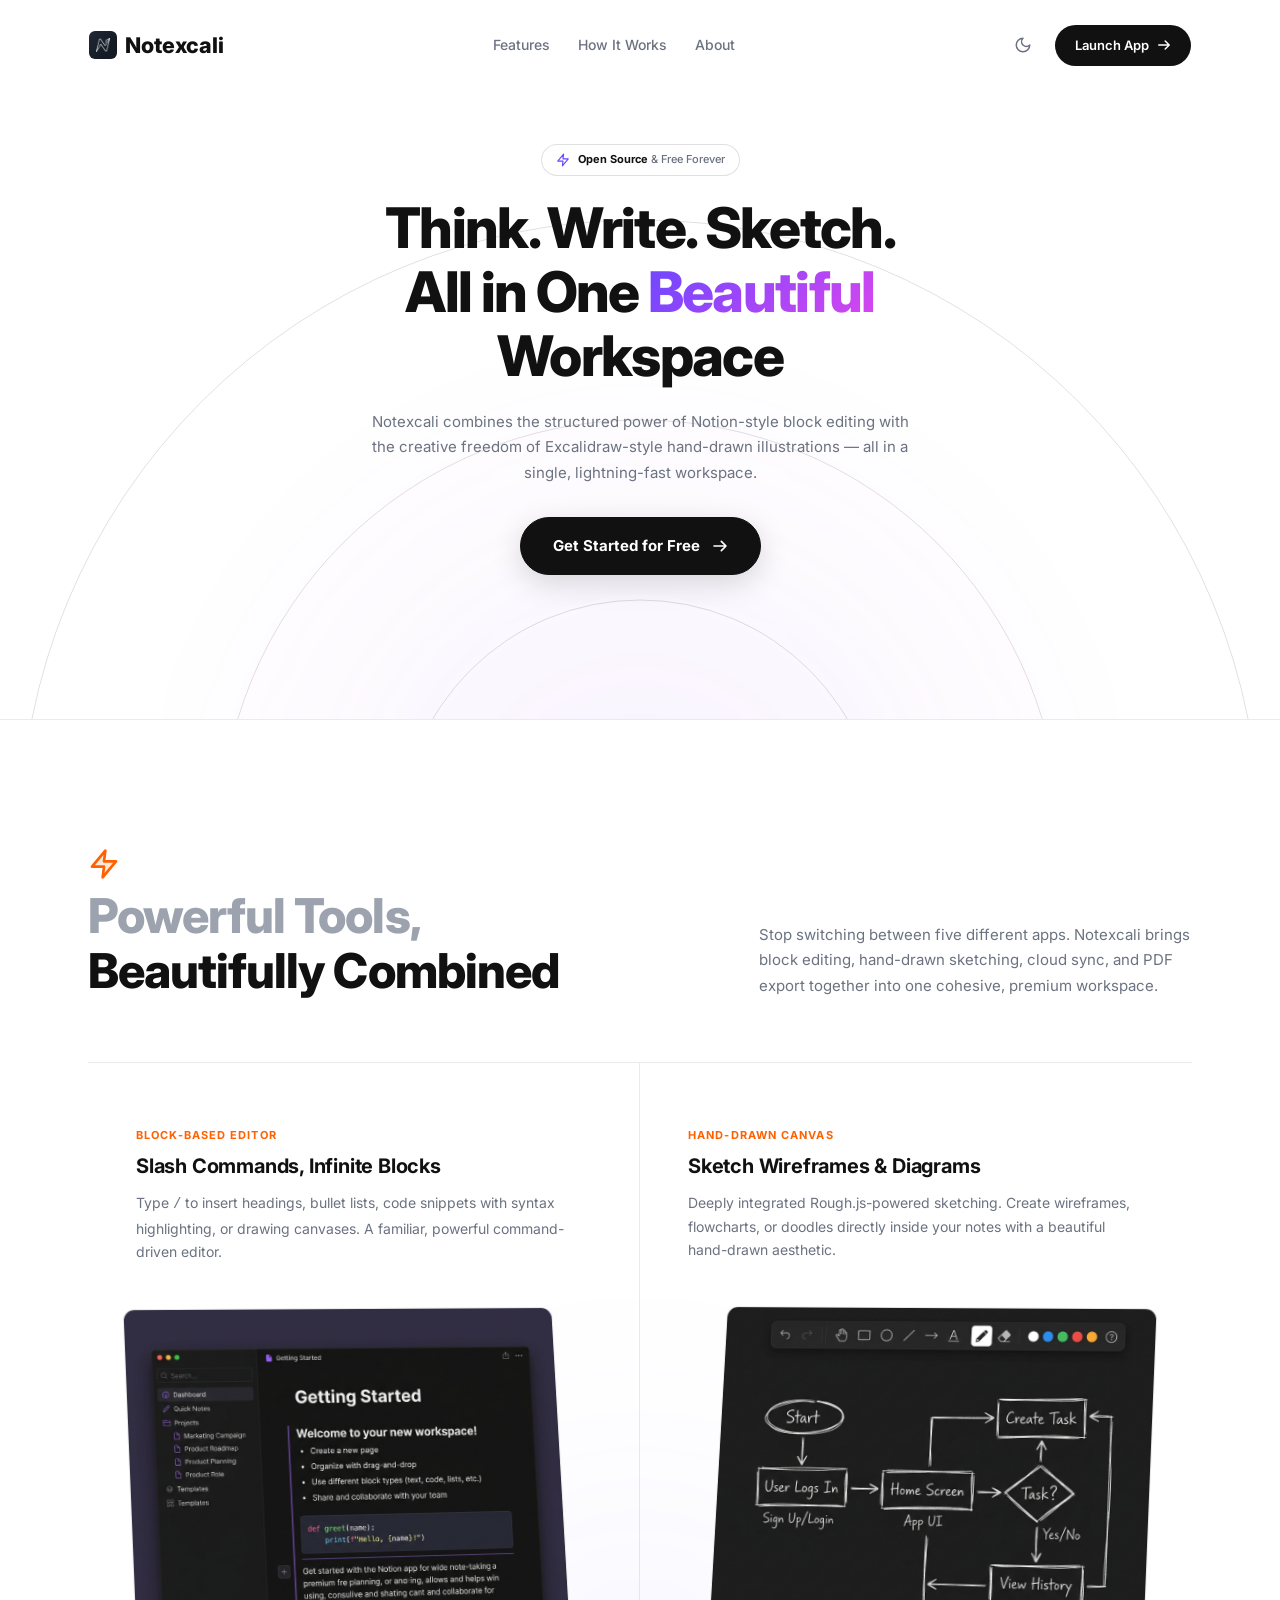
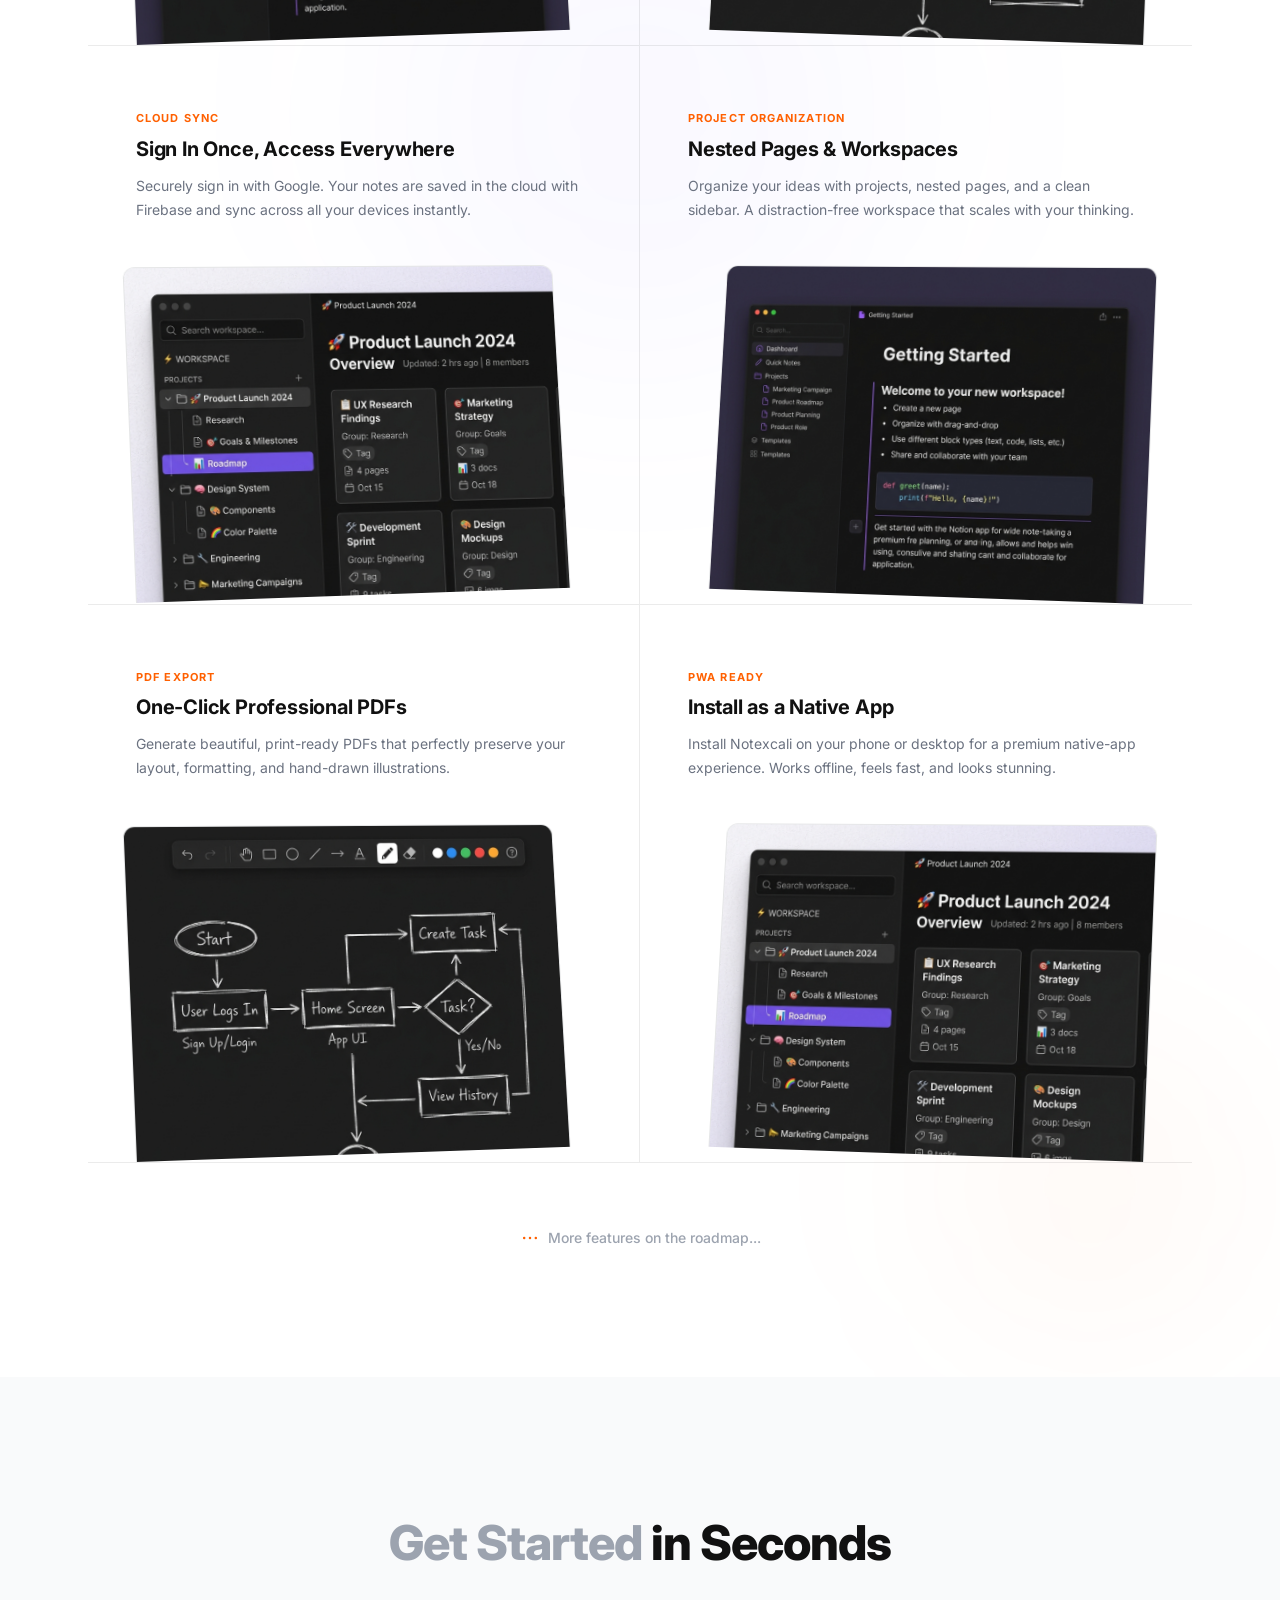
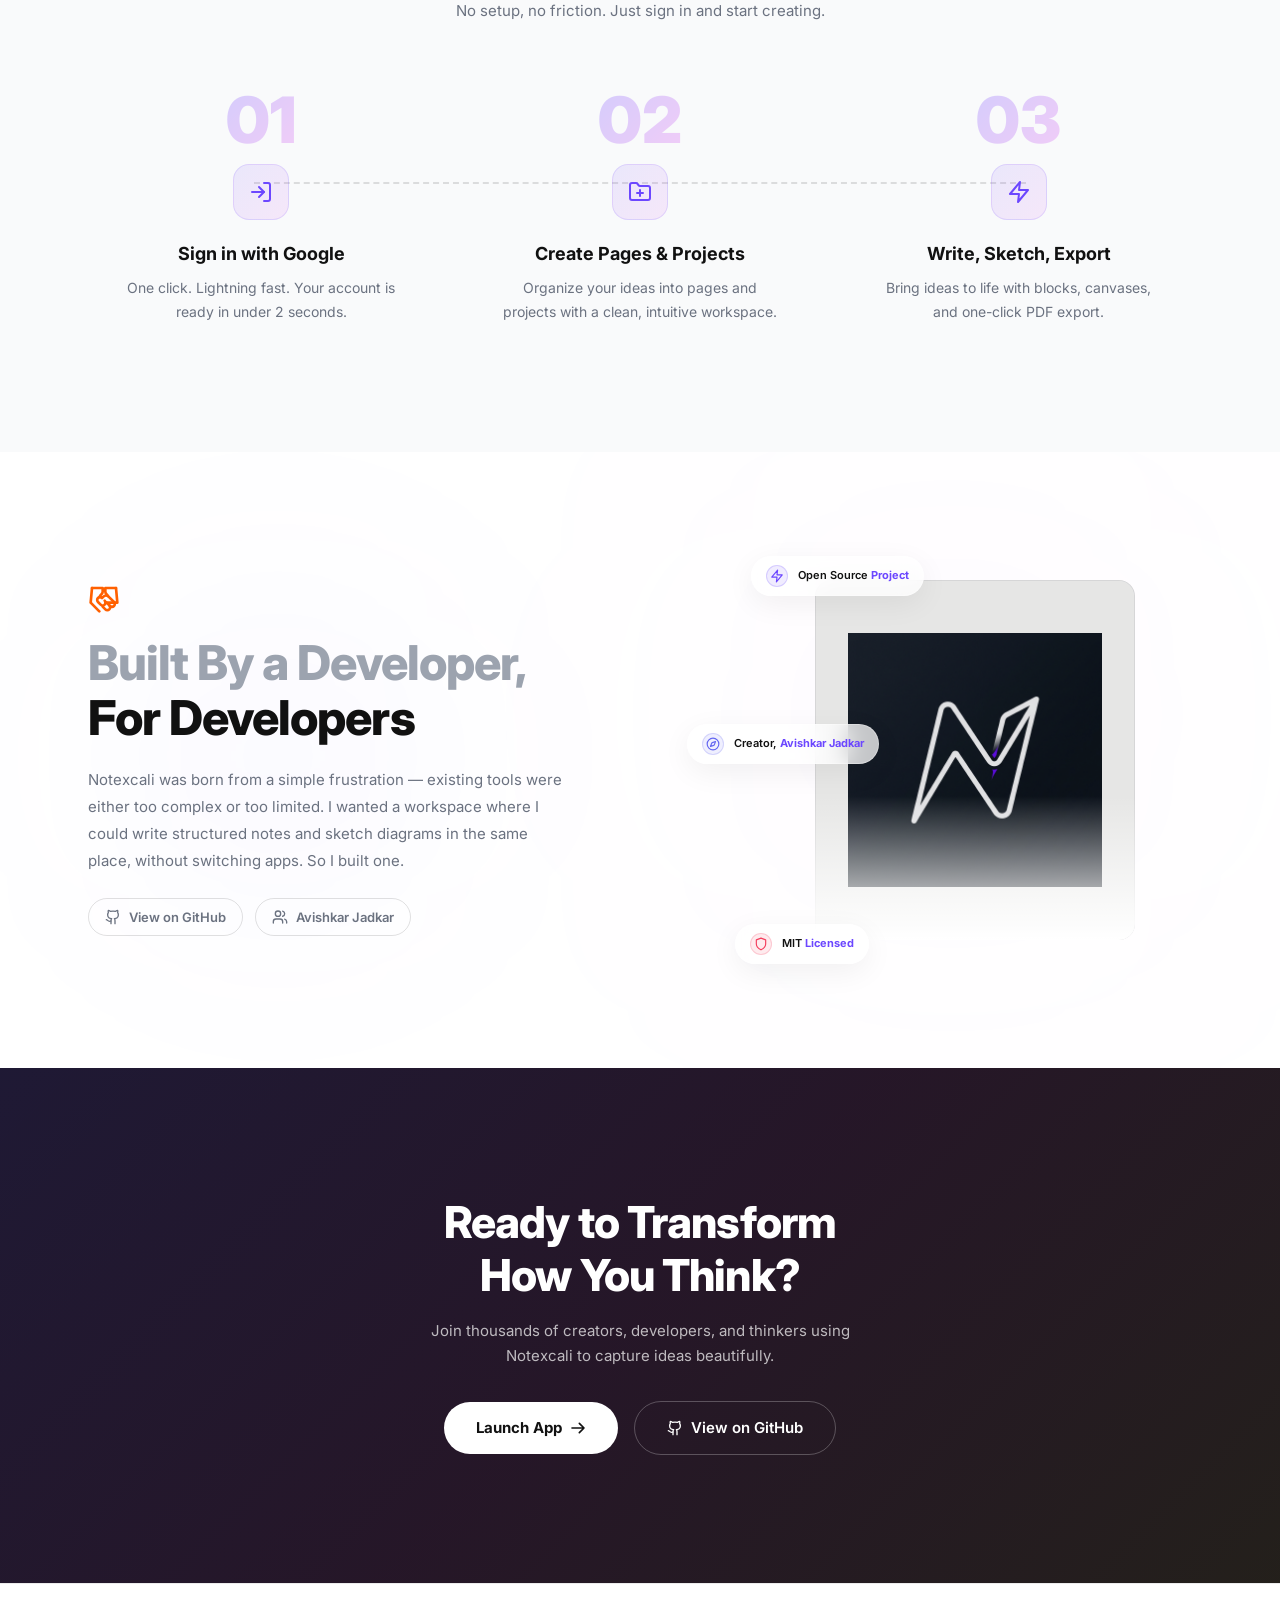
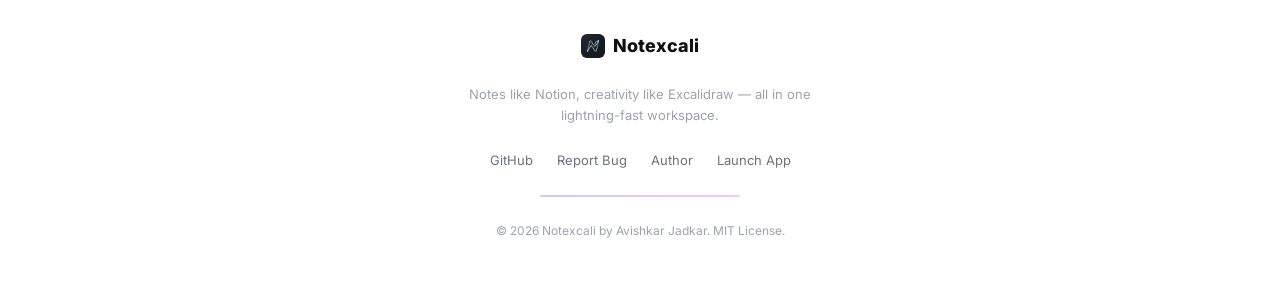
<file: index.html>
<!DOCTYPE html>
<html lang="en">
<head>
    <meta charset="UTF-8">
    <meta name="viewport" content="width=device-width, initial-scale=1.0">

    <!-- Primary SEO -->
    <title>Notexcali — Think, Write, Sketch. All in One Beautiful Workspace.</title>
    <meta name="description" content="Notexcali is a premium, lightweight workspace that combines the power of Notion-style block editing with Excalidraw-style hand-drawn illustrations. Free, open source, and beautifully designed.">
    <meta name="robots" content="index, follow">
    <meta name="author" content="Avishkar Jadkar">
    <meta name="keywords" content="note taking app, block editor, hand drawn canvas, excalidraw, notion alternative, open source, PWA, sketching, workspace">

    <!-- Open Graph -->
    <meta property="og:type" content="website">
    <meta property="og:title" content="Notexcali — Think, Write, Sketch. All in One Beautiful Workspace.">
    <meta property="og:description" content="A premium workspace that combines Notion-style editing with Excalidraw-style sketching. Free and open source.">
    <meta property="og:image" content="assets/icon-512.png">
    <meta property="og:site_name" content="Notexcali">

    <!-- Twitter Card -->
    <meta name="twitter:card" content="summary_large_image">
    <meta name="twitter:title" content="Notexcali — Think, Write, Sketch.">
    <meta name="twitter:description" content="A premium workspace combining block editing with hand-drawn illustrations.">

    <!-- Theme & Icons -->
    <meta name="theme-color" content="#6C47FF">
    <link rel="icon" href="assets/icon-192.png" type="image/png">
    <link rel="apple-touch-icon" href="assets/icon-192.png">

    <!-- Fonts -->
    <link rel="preconnect" href="https://fonts.googleapis.com">
    <link rel="preconnect" href="https://fonts.gstatic.com" crossorigin>
    <link href="https://fonts.googleapis.com/css2?family=Inter:wght@400;500;600;700;800;900&display=swap" rel="stylesheet">

    <!-- Styles -->
    <link rel="stylesheet" href="landing.css">

    <!-- Dark mode: run before paint -->
    <script>
        (function () {
            const stored = localStorage.getItem('notexcali-landing-theme');
            const prefersDark = window.matchMedia('(prefers-color-scheme: dark)').matches;
            if (stored === 'dark' || (!stored && prefersDark)) {
                document.documentElement.classList.add('dark');
            }
        })();
    </script>
</head>
<body>

    <!-- ════════ Progress Bar ════════ -->
    <div class="progress-bar" id="progress-bar"></div>

    <!-- ════════ Section 1: Navbar ════════ -->
    <header class="navbar" id="navbar">
        <div class="navbar-inner">
            <a href="#" class="navbar-logo">
                <img src="assets/logo.png" alt="Notexcali Logo">
                <span>Notexcali</span>
            </a>

            <nav class="navbar-links">
                <a href="#features">Features</a>
                <a href="#how-it-works">How It Works</a>
                <a href="#about">About</a>
            </nav>

            <div class="navbar-actions">
                <button class="btn-theme-toggle" id="btn-theme-toggle" aria-label="Toggle dark mode">
                    <!-- Sun icon (shown in dark mode) -->
                    <svg class="icon-sun" xmlns="http://www.w3.org/2000/svg" width="24" height="24" viewBox="0 0 24 24" fill="none" stroke="currentColor" stroke-width="2" stroke-linecap="round" stroke-linejoin="round" style="display:none;">
                        <circle cx="12" cy="12" r="4"></circle>
                        <path d="M12 2v2"></path><path d="M12 20v2"></path>
                        <path d="m4.93 4.93 1.41 1.41"></path><path d="m17.66 17.66 1.41 1.41"></path>
                        <path d="M2 12h2"></path><path d="M20 12h2"></path>
                        <path d="m6.34 17.66-1.41 1.41"></path><path d="m19.07 4.93-1.41 1.41"></path>
                    </svg>
                    <!-- Moon icon (shown in light mode) -->
                    <svg class="icon-moon" xmlns="http://www.w3.org/2000/svg" width="24" height="24" viewBox="0 0 24 24" fill="none" stroke="currentColor" stroke-width="2" stroke-linecap="round" stroke-linejoin="round">
                        <path d="M12 3a6 6 0 0 0 9 9 9 9 0 1 1-9-9Z"></path>
                    </svg>
                </button>

                <a href="app.html" class="btn-launch">
                    Launch App
                    <svg xmlns="http://www.w3.org/2000/svg" width="24" height="24" viewBox="0 0 24 24" fill="none" stroke="currentColor" stroke-width="2.5" stroke-linecap="round" stroke-linejoin="round">
                        <path d="M14 5l7 7m0 0l-7 7m7-7H3"></path>
                    </svg>
                </a>

                <button class="btn-mobile-menu" id="btn-mobile-menu" aria-label="Open menu">
                    <svg xmlns="http://www.w3.org/2000/svg" width="24" height="24" viewBox="0 0 24 24" fill="none" stroke="currentColor" stroke-width="2" stroke-linecap="round" stroke-linejoin="round">
                        <path d="M4 5h16"></path>
                        <path d="M4 12h16"></path>
                        <path d="M4 19h16"></path>
                    </svg>
                </button>
            </div>
        </div>
    </header>

    <!-- Mobile menu -->
    <div class="mobile-menu" id="mobile-menu">
        <a href="#features" class="mobile-link">Features</a>
        <a href="#how-it-works" class="mobile-link">How It Works</a>
        <a href="#about" class="mobile-link">About</a>
        <a href="app.html" class="btn-launch-mobile">
            Launch App
            <svg xmlns="http://www.w3.org/2000/svg" width="24" height="24" viewBox="0 0 24 24" fill="none" stroke="currentColor" stroke-width="2.5" stroke-linecap="round" stroke-linejoin="round" style="width:18px;height:18px;">
                <path d="M14 5l7 7m0 0l-7 7m7-7H3"></path>
            </svg>
        </a>
    </div>

    <main>
        <!-- ════════ Section 2: Hero ════════ -->
        <section class="hero" id="hero">
            <!-- Background: orbiting rings -->
            <div class="hero-orbits">
                <div class="hero-glow"></div>
                <div class="orbit-container">
                    <!-- SVG orbit paths -->
                    <svg class="orbit-paths" xmlns="http://www.w3.org/2000/svg">
                        <circle cx="50%" cy="50%" r="240"></circle>
                        <circle cx="50%" cy="50%" r="420"></circle>
                        <circle cx="50%" cy="50%" r="620"></circle>
                    </svg>

                    <!-- Inner ring — 4 icons, 25s -->
                    <div class="orbit-icon" style="--duration:25s;--radius:240;--angle:0;">
                        <svg xmlns="http://www.w3.org/2000/svg" viewBox="0 0 24 24" fill="none" stroke="currentColor" stroke-width="1.5" stroke-linecap="round" stroke-linejoin="round"><path d="M17 3a2.85 2.83 0 1 1 4 4L7.5 20.5 2 22l1.5-5.5Z"></path></svg>
                    </div>
                    <div class="orbit-icon" style="--duration:25s;--radius:240;--angle:90;">
                        <svg xmlns="http://www.w3.org/2000/svg" viewBox="0 0 24 24" fill="none" stroke="currentColor" stroke-width="1.5" stroke-linecap="round" stroke-linejoin="round"><path d="M2 3h6a4 4 0 0 1 4 4v14a3 3 0 0 0-3-3H2z"></path><path d="M22 3h-6a4 4 0 0 0-4 4v14a3 3 0 0 1 3-3h7z"></path></svg>
                    </div>
                    <div class="orbit-icon" style="--duration:25s;--radius:240;--angle:180;">
                        <svg xmlns="http://www.w3.org/2000/svg" viewBox="0 0 24 24" fill="none" stroke="currentColor" stroke-width="1.5" stroke-linecap="round" stroke-linejoin="round"><polyline points="16 18 22 12 16 6"></polyline><polyline points="8 6 2 12 8 18"></polyline></svg>
                    </div>
                    <div class="orbit-icon" style="--duration:25s;--radius:240;--angle:270;">
                        <svg xmlns="http://www.w3.org/2000/svg" viewBox="0 0 24 24" fill="none" stroke="currentColor" stroke-width="1.5" stroke-linecap="round" stroke-linejoin="round"><path d="M12 2.69l5.66 5.66a8 8 0 1 1-11.31 0z"></path></svg>
                    </div>

                    <!-- Middle ring — 6 icons, 35s, reverse -->
                    <div class="orbit-icon" style="--duration:35s;--radius:420;--angle:0;--direction:reverse;">
                        <svg xmlns="http://www.w3.org/2000/svg" viewBox="0 0 24 24" fill="none" stroke="currentColor" stroke-width="1.5" stroke-linecap="round" stroke-linejoin="round"><path d="M17.5 19H9a7 7 0 1 1 6.71-9h1.79a4.5 4.5 0 1 1 0 9Z"></path></svg>
                    </div>
                    <div class="orbit-icon" style="--duration:35s;--radius:420;--angle:60;--direction:reverse;">
                        <svg xmlns="http://www.w3.org/2000/svg" viewBox="0 0 24 24" fill="none" stroke="currentColor" stroke-width="1.5" stroke-linecap="round" stroke-linejoin="round"><path d="M20 20a2 2 0 0 0 2-2V8a2 2 0 0 0-2-2h-7.9a2 2 0 0 1-1.69-.9L9.6 3.9A2 2 0 0 0 7.93 3H4a2 2 0 0 0-2 2v13a2 2 0 0 0 2 2Z"></path></svg>
                    </div>
                    <div class="orbit-icon" style="--duration:35s;--radius:420;--angle:120;--direction:reverse;">
                        <svg xmlns="http://www.w3.org/2000/svg" viewBox="0 0 24 24" fill="none" stroke="currentColor" stroke-width="1.5" stroke-linecap="round" stroke-linejoin="round"><circle cx="11" cy="11" r="8"></circle><path d="m21 21-4.3-4.3"></path></svg>
                    </div>
                    <div class="orbit-icon" style="--duration:35s;--radius:420;--angle:180;--direction:reverse;">
                        <svg xmlns="http://www.w3.org/2000/svg" viewBox="0 0 24 24" fill="none" stroke="currentColor" stroke-width="1.5" stroke-linecap="round" stroke-linejoin="round"><path d="M21 15v4a2 2 0 0 1-2 2H5a2 2 0 0 1-2-2v-4"></path><polyline points="7 10 12 15 17 10"></polyline><line x1="12" x2="12" y1="15" y2="3"></line></svg>
                    </div>
                    <div class="orbit-icon" style="--duration:35s;--radius:420;--angle:240;--direction:reverse;">
                        <svg xmlns="http://www.w3.org/2000/svg" viewBox="0 0 24 24" fill="none" stroke="currentColor" stroke-width="1.5" stroke-linecap="round" stroke-linejoin="round"><rect width="18" height="18" x="3" y="3" rx="2" ry="2"></rect><line x1="3" x2="21" y1="9" y2="9"></line><line x1="3" x2="21" y1="15" y2="15"></line><line x1="9" x2="9" y1="9" y2="21"></line></svg>
                    </div>
                    <div class="orbit-icon" style="--duration:35s;--radius:420;--angle:300;--direction:reverse;">
                        <svg xmlns="http://www.w3.org/2000/svg" viewBox="0 0 24 24" fill="none" stroke="currentColor" stroke-width="1.5" stroke-linecap="round" stroke-linejoin="round"><path d="M14.5 4h-5L7 7H4a2 2 0 0 0-2 2v9a2 2 0 0 0 2 2h16a2 2 0 0 0 2-2V9a2 2 0 0 0-2-2h-3l-2.5-3z"></path><circle cx="12" cy="13" r="3"></circle></svg>
                    </div>

                    <!-- Outer ring — 8 icons, 50s -->
                    <div class="orbit-icon" style="--duration:50s;--radius:620;--angle:0;">
                        <svg xmlns="http://www.w3.org/2000/svg" viewBox="0 0 24 24" fill="none" stroke="currentColor" stroke-width="1.5" stroke-linecap="round" stroke-linejoin="round"><rect width="7" height="9" x="3" y="3" rx="1"></rect><rect width="7" height="5" x="14" y="3" rx="1"></rect><rect width="7" height="9" x="14" y="12" rx="1"></rect><rect width="7" height="5" x="3" y="16" rx="1"></rect></svg>
                    </div>
                    <div class="orbit-icon" style="--duration:50s;--radius:620;--angle:45;">
                        <svg xmlns="http://www.w3.org/2000/svg" viewBox="0 0 24 24" fill="none" stroke="currentColor" stroke-width="1.5" stroke-linecap="round" stroke-linejoin="round"><polygon points="13 2 3 14 12 14 11 22 21 10 12 10 13 2"></polygon></svg>
                    </div>
                    <div class="orbit-icon" style="--duration:50s;--radius:620;--angle:90;">
                        <svg xmlns="http://www.w3.org/2000/svg" viewBox="0 0 24 24" fill="none" stroke="currentColor" stroke-width="1.5" stroke-linecap="round" stroke-linejoin="round"><polygon points="12 2 15.09 8.26 22 9.27 17 14.14 18.18 21.02 12 17.77 5.82 21.02 7 14.14 2 9.27 8.91 8.26 12 2"></polygon></svg>
                    </div>
                    <div class="orbit-icon" style="--duration:50s;--radius:620;--angle:135;">
                        <svg xmlns="http://www.w3.org/2000/svg" viewBox="0 0 24 24" fill="none" stroke="currentColor" stroke-width="1.5" stroke-linecap="round" stroke-linejoin="round"><path d="M12 22s8-4 8-10V5l-8-3-8 3v7c0 6 8 10 8 10"></path></svg>
                    </div>
                    <div class="orbit-icon" style="--duration:50s;--radius:620;--angle:180;">
                        <svg xmlns="http://www.w3.org/2000/svg" viewBox="0 0 24 24" fill="none" stroke="currentColor" stroke-width="1.5" stroke-linecap="round" stroke-linejoin="round"><path d="M21 16V8a2 2 0 0 0-1-1.73l-7-4a2 2 0 0 0-2 0l-7 4A2 2 0 0 0 3 8v8a2 2 0 0 0 1 1.73l7 4a2 2 0 0 0 2 0l7-4A2 2 0 0 0 21 16z"></path></svg>
                    </div>
                    <div class="orbit-icon" style="--duration:50s;--radius:620;--angle:225;">
                        <svg xmlns="http://www.w3.org/2000/svg" viewBox="0 0 24 24" fill="none" stroke="currentColor" stroke-width="1.5" stroke-linecap="round" stroke-linejoin="round"><circle cx="12" cy="12" r="10"></circle><path d="m16.24 7.76-1.804 5.411a2 2 0 0 1-1.265 1.265L7.76 16.24l1.804-5.411a2 2 0 0 1 1.265-1.265z"></path></svg>
                    </div>
                    <div class="orbit-icon" style="--duration:50s;--radius:620;--angle:270;">
                        <svg xmlns="http://www.w3.org/2000/svg" viewBox="0 0 24 24" fill="none" stroke="currentColor" stroke-width="1.5" stroke-linecap="round" stroke-linejoin="round"><path d="M4 22h16a2 2 0 0 0 2-2V4a2 2 0 0 0-2-2H8a2 2 0 0 0-2 2v16a2 2 0 0 1-2 2Zm0 0a2 2 0 0 1-2-2v-9c0-1.1.9-2 2-2h2"></path></svg>
                    </div>
                    <div class="orbit-icon" style="--duration:50s;--radius:620;--angle:315;">
                        <svg xmlns="http://www.w3.org/2000/svg" viewBox="0 0 24 24" fill="none" stroke="currentColor" stroke-width="1.5" stroke-linecap="round" stroke-linejoin="round"><rect width="20" height="14" x="2" y="3" rx="2"></rect><line x1="8" x2="16" y1="21" y2="21"></line><line x1="12" x2="12" y1="17" y2="21"></line></svg>
                    </div>
                </div>
            </div>

            <!-- Hero content -->
            <div class="hero-content container">
                <div class="hero-badge">
                    <svg xmlns="http://www.w3.org/2000/svg" viewBox="0 0 24 24" fill="none" stroke="currentColor" stroke-width="2" stroke-linecap="round" stroke-linejoin="round">
                        <polygon points="13 2 3 14 12 14 11 22 21 10 12 10 13 2"></polygon>
                    </svg>
                    <span><strong>Open Source</strong> & Free Forever</span>
                </div>

                <h1 class="hero-title">
                    Think. Write. Sketch.<br>
                    All in One <span class="gradient-text">Beautiful</span> Workspace
                </h1>

                <p class="hero-subtitle">
                    Notexcali combines the structured power of Notion-style block editing with the creative freedom of Excalidraw-style hand-drawn illustrations — all in a single, lightning-fast workspace.
                </p>

                <a href="app.html" class="hero-cta">
                    <span>Get Started for Free</span>
                    <svg xmlns="http://www.w3.org/2000/svg" viewBox="0 0 24 24" fill="none" stroke="currentColor" stroke-width="2.5" stroke-linecap="round" stroke-linejoin="round">
                        <path d="M14 5l7 7m0 0l-7 7m7-7H3"></path>
                    </svg>
                </a>
            </div>
        </section>

        <!-- ════════ Section 3: Features ════════ -->
        <section class="features" id="features">
            <div class="features-glow-1"></div>
            <div class="features-glow-2"></div>

            <div class="container" style="position: relative; z-index: 1;">
                <!-- Header -->
                <div class="features-header reveal">
                    <div>
                        <div class="features-header-icon">
                            <svg xmlns="http://www.w3.org/2000/svg" viewBox="0 0 24 24" fill="currentColor" stroke="currentColor" stroke-width="2" stroke-linecap="round" stroke-linejoin="round">
                                <polygon points="13 2 3 14 12 14 11 22 21 10 12 10 13 2"></polygon>
                            </svg>
                        </div>
                        <h2 class="features-header-title">
                            <span class="text-muted-heading">Powerful Tools,</span><br>
                            Beautifully Combined
                        </h2>
                    </div>
                    <div style="display:flex;align-items:center;">
                        <p class="features-header-desc">
                            Stop switching between five different apps. Notexcali brings block editing, hand-drawn sketching, cloud sync, and PDF export together into one cohesive, premium workspace.
                        </p>
                    </div>
                </div>

                <!-- Grid -->
                <div class="features-grid">
                    <!-- Card 1: Block Editor -->
                    <div class="feature-card reveal">
                        <div>
                            <div class="feature-label">Block-Based Editor</div>
                            <h3 class="feature-title">Slash Commands, Infinite Blocks</h3>
                            <p class="feature-desc">
                                Type <code>/</code> to insert headings, bullet lists, code snippets with syntax highlighting, or drawing canvases. A familiar, powerful command-driven editor.
                            </p>
                        </div>
                        <div class="feature-mockup">
                            <img src="assets/mockup-editor.png" alt="Block Editor Interface" loading="lazy">
                        </div>
                    </div>

                    <!-- Card 2: Canvas -->
                    <div class="feature-card reveal">
                        <div>
                            <div class="feature-label">Hand-Drawn Canvas</div>
                            <h3 class="feature-title">Sketch Wireframes & Diagrams</h3>
                            <p class="feature-desc">
                                Deeply integrated Rough.js-powered sketching. Create wireframes, flowcharts, or doodles directly inside your notes with a beautiful hand-drawn aesthetic.
                            </p>
                        </div>
                        <div class="feature-mockup">
                            <img src="assets/mockup-canvas.png" alt="Hand-Drawn Canvas" loading="lazy">
                        </div>
                    </div>

                    <!-- Card 3: Cloud Sync -->
                    <div class="feature-card reveal">
                        <div>
                            <div class="feature-label">Cloud Sync</div>
                            <h3 class="feature-title">Sign In Once, Access Everywhere</h3>
                            <p class="feature-desc">
                                Securely sign in with Google. Your notes are saved in the cloud with Firebase and sync across all your devices instantly.
                            </p>
                        </div>
                        <div class="feature-mockup">
                            <img src="assets/mockup-projects.png" alt="Cloud Sync & Organization" loading="lazy">
                        </div>
                    </div>

                    <!-- Card 4: Projects -->
                    <div class="feature-card reveal">
                        <div>
                            <div class="feature-label">Project Organization</div>
                            <h3 class="feature-title">Nested Pages & Workspaces</h3>
                            <p class="feature-desc">
                                Organize your ideas with projects, nested pages, and a clean sidebar. A distraction-free workspace that scales with your thinking.
                            </p>
                        </div>
                        <div class="feature-mockup">
                            <img src="assets/mockup-editor.png" alt="Project Organization" loading="lazy">
                        </div>
                    </div>

                    <!-- Card 5: PDF Export -->
                    <div class="feature-card reveal">
                        <div>
                            <div class="feature-label">PDF Export</div>
                            <h3 class="feature-title">One-Click Professional PDFs</h3>
                            <p class="feature-desc">
                                Generate beautiful, print-ready PDFs that perfectly preserve your layout, formatting, and hand-drawn illustrations.
                            </p>
                        </div>
                        <div class="feature-mockup">
                            <img src="assets/mockup-canvas.png" alt="PDF Export" loading="lazy">
                        </div>
                    </div>

                    <!-- Card 6: PWA -->
                    <div class="feature-card reveal">
                        <div>
                            <div class="feature-label">PWA Ready</div>
                            <h3 class="feature-title">Install as a Native App</h3>
                            <p class="feature-desc">
                                Install Notexcali on your phone or desktop for a premium native-app experience. Works offline, feels fast, and looks stunning.
                            </p>
                        </div>
                        <div class="feature-mockup">
                            <img src="assets/mockup-projects.png" alt="PWA Native App" loading="lazy">
                        </div>
                    </div>
                </div>

                <!-- Footer note -->
                <div class="features-footer reveal">
                    <svg xmlns="http://www.w3.org/2000/svg" viewBox="0 0 24 24" fill="currentColor" stroke="none">
                        <circle cx="12" cy="12" r="1.5"></circle>
                        <circle cx="19" cy="12" r="1.5"></circle>
                        <circle cx="5" cy="12" r="1.5"></circle>
                    </svg>
                    <span>More features on the roadmap...</span>
                </div>
            </div>
        </section>

        <!-- ════════ Section 4: How It Works ════════ -->
        <section class="how-it-works" id="how-it-works">
            <div class="container">
                <h2 class="how-it-works-title reveal">
                    <span class="text-muted-heading">Get Started</span> in Seconds
                </h2>
                <p class="how-it-works-subtitle reveal">
                    No setup, no friction. Just sign in and start creating.
                </p>

                <div class="steps-grid">
                    <div class="steps-connector"></div>

                    <div class="step-card reveal">
                        <div class="step-number">01</div>
                        <div class="step-icon">
                            <svg xmlns="http://www.w3.org/2000/svg" viewBox="0 0 24 24" fill="none" stroke="currentColor" stroke-width="2" stroke-linecap="round" stroke-linejoin="round">
                                <path d="M15 3h4a2 2 0 0 1 2 2v14a2 2 0 0 1-2 2h-4"></path>
                                <polyline points="10 17 15 12 10 7"></polyline>
                                <line x1="15" x2="3" y1="12" y2="12"></line>
                            </svg>
                        </div>
                        <h3 class="step-title">Sign in with Google</h3>
                        <p class="step-desc">One click. Lightning fast. Your account is ready in under 2 seconds.</p>
                    </div>

                    <div class="step-card reveal">
                        <div class="step-number">02</div>
                        <div class="step-icon">
                            <svg xmlns="http://www.w3.org/2000/svg" viewBox="0 0 24 24" fill="none" stroke="currentColor" stroke-width="2" stroke-linecap="round" stroke-linejoin="round">
                                <path d="M20 20a2 2 0 0 0 2-2V8a2 2 0 0 0-2-2h-7.9a2 2 0 0 1-1.69-.9L9.6 3.9A2 2 0 0 0 7.93 3H4a2 2 0 0 0-2 2v13a2 2 0 0 0 2 2Z"></path>
                                <line x1="12" x2="12" y1="10" y2="16"></line>
                                <line x1="9" x2="15" y1="13" y2="13"></line>
                            </svg>
                        </div>
                        <h3 class="step-title">Create Pages & Projects</h3>
                        <p class="step-desc">Organize your ideas into pages and projects with a clean, intuitive workspace.</p>
                    </div>

                    <div class="step-card reveal">
                        <div class="step-number">03</div>
                        <div class="step-icon">
                            <svg xmlns="http://www.w3.org/2000/svg" viewBox="0 0 24 24" fill="none" stroke="currentColor" stroke-width="2" stroke-linecap="round" stroke-linejoin="round">
                                <polygon points="13 2 3 14 12 14 11 22 21 10 12 10 13 2"></polygon>
                            </svg>
                        </div>
                        <h3 class="step-title">Write, Sketch, Export</h3>
                        <p class="step-desc">Bring ideas to life with blocks, canvases, and one-click PDF export.</p>
                    </div>
                </div>
            </div>
        </section>

        <!-- ════════ Section 5: About / Creator ════════ -->
        <section class="about" id="about">
            <div class="about-glow-1"></div>
            <div class="about-glow-2"></div>

            <div class="container" style="position: relative; z-index: 1;">
                <div class="about-grid">
                    <div class="reveal">
                        <div class="about-header-icon">
                            <svg xmlns="http://www.w3.org/2000/svg" viewBox="0 0 24 24" fill="none" stroke="currentColor" stroke-width="2" stroke-linecap="round" stroke-linejoin="round">
                                <path d="m11 17 2 2a1 1 0 1 0 3-3"></path>
                                <path d="m14 14 2.5 2.5a1 1 0 1 0 3-3l-3.88-3.88a3 3 0 0 0-4.24 0l-.88.88a1 1 0 1 0-3 3l2 2a1 1 0 1 0 3-3"></path>
                                <path d="m21 3 1 11h-9"></path>
                                <path d="M3 3 2 14l6.5 6.5"></path>
                                <path d="M3 3h8v2.9a2 2 0 0 1-.7 1.5L9 8.9"></path>
                                <path d="M21 3h-8v2.9a2 2 0 0 0 .7 1.5L15 8.9"></path>
                            </svg>
                        </div>
                        <h2 class="about-title">
                            <span class="text-muted-heading">Built By a Developer,</span><br>
                            For Developers
                        </h2>
                        <p class="about-desc">
                            Notexcali was born from a simple frustration — existing tools were either too complex or too limited. I wanted a workspace where I could write structured notes and sketch diagrams in the same place, without switching apps. So I built one.
                        </p>
                        <div class="about-links">
                            <a href="https://github.com/AvishkarJadkar/Notexcali" target="_blank" rel="noopener noreferrer" class="about-link">
                                <svg xmlns="http://www.w3.org/2000/svg" viewBox="0 0 24 24" fill="none" stroke="currentColor" stroke-width="2" stroke-linecap="round" stroke-linejoin="round"><path d="M15 22v-4a4.8 4.8 0 0 0-1-3.5c3 0 6-2 6-5.5.08-1.25-.27-2.48-1-3.5.28-1.15.28-2.35 0-3.5 0 0-1 0-3 1.5-2.64-.5-5.36-.5-8 0C6 2 5 2 5 2c-.3 1.15-.3 2.35 0 3.5A5.403 5.403 0 0 0 4 9c0 3.5 3 5.5 6 5.5-.39.49-.68 1.05-.85 1.65-.17.6-.22 1.23-.15 1.85v4"></path><path d="M9 18c-4.51 2-5-2-7-2"></path></svg>
                                View on GitHub
                            </a>
                            <a href="https://github.com/AvishkarJadkar" target="_blank" rel="noopener noreferrer" class="about-link">
                                <svg xmlns="http://www.w3.org/2000/svg" viewBox="0 0 24 24" fill="none" stroke="currentColor" stroke-width="2" stroke-linecap="round" stroke-linejoin="round"><path d="M16 21v-2a4 4 0 0 0-4-4H6a4 4 0 0 0-4 4v2"></path><circle cx="9" cy="7" r="4"></circle><path d="M22 21v-2a4 4 0 0 0-3-3.87"></path><path d="M16 3.13a4 4 0 0 1 0 7.75"></path></svg>
                                Avishkar Jadkar
                            </a>
                        </div>
                    </div>

                    <div class="about-avatar-area reveal">
                        <div class="about-avatar-wrapper">
                            <img src="assets/logo.png" alt="Notexcali Logo" class="about-avatar" style="object-fit: contain; padding: 2rem; background: var(--bg-surface); border: 1px solid var(--border-color);">
                            <div class="about-avatar-overlay"></div>

                            <!-- Floating badge 1 -->
                            <div class="float-badge float-badge-1">
                                <div class="float-badge-icon">
                                    <svg xmlns="http://www.w3.org/2000/svg" viewBox="0 0 24 24" fill="none" stroke="currentColor" stroke-width="2" stroke-linecap="round" stroke-linejoin="round"><polygon points="13 2 3 14 12 14 11 22 21 10 12 10 13 2"></polygon></svg>
                                </div>
                                <span>Open Source <span class="float-badge-highlight">Project</span></span>
                            </div>

                            <!-- Floating badge 2 -->
                            <div class="float-badge float-badge-2">
                                <div class="float-badge-icon">
                                    <svg xmlns="http://www.w3.org/2000/svg" viewBox="0 0 24 24" fill="none" stroke="currentColor" stroke-width="2" stroke-linecap="round" stroke-linejoin="round"><circle cx="12" cy="12" r="10"></circle><path d="m16.24 7.76-1.804 5.411a2 2 0 0 1-1.265 1.265L7.76 16.24l1.804-5.411a2 2 0 0 1 1.265-1.265z"></path></svg>
                                </div>
                                <span>Creator, <span class="float-badge-highlight">Avishkar Jadkar</span></span>
                            </div>

                            <!-- Floating badge 3 -->
                            <div class="float-badge float-badge-3">
                                <div class="float-badge-icon">
                                    <svg xmlns="http://www.w3.org/2000/svg" viewBox="0 0 24 24" fill="none" stroke="currentColor" stroke-width="2" stroke-linecap="round" stroke-linejoin="round"><path d="M12 22s8-4 8-10V5l-8-3-8 3v7c0 6 8 10 8 10"></path></svg>
                                </div>
                                <span>MIT <span class="float-badge-highlight">Licensed</span></span>
                            </div>
                        </div>
                    </div>
                </div>
            </div>
        </section>

        <!-- ════════ Section 6: CTA Banner ════════ -->
        <section class="cta-banner">
            <div class="cta-banner-content container reveal">
                <h2 class="cta-banner-title">Ready to Transform<br>How You Think?</h2>
                <p class="cta-banner-desc">
                    Join thousands of creators, developers, and thinkers using Notexcali to capture ideas beautifully.
                </p>
                <div class="cta-banner-buttons">
                    <a href="app.html" class="cta-btn-primary">
                        Launch App
                        <svg xmlns="http://www.w3.org/2000/svg" viewBox="0 0 24 24" fill="none" stroke="currentColor" stroke-width="2.5" stroke-linecap="round" stroke-linejoin="round">
                            <path d="M14 5l7 7m0 0l-7 7m7-7H3"></path>
                        </svg>
                    </a>
                    <a href="https://github.com/AvishkarJadkar/Notexcali" target="_blank" rel="noopener noreferrer" class="cta-btn-secondary">
                        <svg xmlns="http://www.w3.org/2000/svg" viewBox="0 0 24 24" fill="none" stroke="currentColor" stroke-width="2" stroke-linecap="round" stroke-linejoin="round"><path d="M15 22v-4a4.8 4.8 0 0 0-1-3.5c3 0 6-2 6-5.5.08-1.25-.27-2.48-1-3.5.28-1.15.28-2.35 0-3.5 0 0-1 0-3 1.5-2.64-.5-5.36-.5-8 0C6 2 5 2 5 2c-.3 1.15-.3 2.35 0 3.5A5.403 5.403 0 0 0 4 9c0 3.5 3 5.5 6 5.5-.39.49-.68 1.05-.85 1.65-.17.6-.22 1.23-.15 1.85v4"></path><path d="M9 18c-4.51 2-5-2-7-2"></path></svg>
                        View on GitHub
                    </a>
                </div>
            </div>
        </section>
    </main>

    <!-- ════════ Section 7: Footer ════════ -->
    <footer class="landing-footer">
        <div class="container">
            <div class="footer-inner">
                <div class="footer-logo">
                    <img src="assets/logo.png" alt="Notexcali">
                    <span>Notexcali</span>
                </div>
                <p class="footer-tagline">Notes like Notion, creativity like Excalidraw — all in one lightning-fast workspace.</p>
                <nav class="footer-links">
                    <a href="https://github.com/AvishkarJadkar/Notexcali" target="_blank" rel="noopener noreferrer">GitHub</a>
                    <a href="https://github.com/AvishkarJadkar/Notexcali/issues" target="_blank" rel="noopener noreferrer">Report Bug</a>
                    <a href="https://github.com/AvishkarJadkar" target="_blank" rel="noopener noreferrer">Author</a>
                    <a href="app.html">Launch App</a>
                </nav>
                <div class="footer-divider"></div>
                <p class="footer-copyright">&copy; 2026 Notexcali by Avishkar Jadkar. MIT License.</p>
            </div>
        </div>
    </footer>

    <!-- Landing Page Script -->
    <script src="landing.js"></script>
</body>
</html>
</file>
<file: landing.css>
/* ═══════════════════════════════════════════════════════════
   Notexcali Landing Page — Design System & Styles
   ═══════════════════════════════════════════════════════════ */

/* ── CSS Custom Properties (Design Tokens) ── */
:root {
  /* Colors */
  --bg-primary: #ffffff;
  --bg-surface: #f9fafb;
  --bg-surface-hover: rgba(0, 0, 0, 0.02);
  --text-primary: #111111;
  --text-secondary: #6b7280;
  --text-muted: #9ca3af;
  --border-color: rgba(0, 0, 0, 0.08);
  --border-color-strong: rgba(0, 0, 0, 0.12);

  /* Accent */
  --accent-violet: #6C47FF;
  --accent-fuchsia: #d946ef;
  --accent-orange: #FF6000;
  --accent-gradient: linear-gradient(135deg, #6C47FF, #d946ef);

  /* Glassmorphism */
  --glass-bg: rgba(255, 255, 255, 0.75);
  --glass-border: rgba(255, 255, 255, 0.3);
  --glass-shadow: 0 8px 30px rgba(0, 0, 0, 0.06);

  /* Typography */
  --font-primary: 'Inter', -apple-system, BlinkMacSystemFont, sans-serif;
  --font-mono: 'JetBrains Mono', monospace;

  /* Spacing */
  --section-py: 6rem;
  --container-max: 1152px;
  --container-px: 1.5rem;

  /* Transitions */
  --transition-fast: 150ms ease;
  --transition-base: 300ms ease;
  --transition-slow: 500ms ease-out;

  /* Navbar */
  --navbar-height: 72px;
  --progress-gradient: linear-gradient(90deg, #A97CF8, #F38CB8, #FDCC92);
}

/* ── Dark Mode ── */
html.dark {
  --bg-primary: #000000;
  --bg-surface: #0a0a0a;
  --bg-surface-hover: rgba(255, 255, 255, 0.02);
  --text-primary: #ffffff;
  --text-secondary: #a1a1aa;
  --text-muted: #71717a;
  --border-color: rgba(255, 255, 255, 0.08);
  --border-color-strong: rgba(255, 255, 255, 0.12);
  --glass-bg: rgba(24, 24, 27, 0.75);
  --glass-border: rgba(255, 255, 255, 0.08);
  --glass-shadow: 0 8px 30px rgba(0, 0, 0, 0.3);
}

/* ── Reset & Base ── */
*,
*::before,
*::after {
  margin: 0;
  padding: 0;
  box-sizing: border-box;
}

html {
  scroll-behavior: smooth;
  -webkit-font-smoothing: antialiased;
  -moz-osx-font-smoothing: grayscale;
}

body {
  font-family: var(--font-primary);
  background: var(--bg-primary);
  color: var(--text-primary);
  line-height: 1.6;
  overflow-x: hidden;
  transition: background var(--transition-base), color var(--transition-base);
}

a {
  text-decoration: none;
  color: inherit;
  transition: color var(--transition-fast);
}

img {
  display: block;
  max-width: 100%;
  height: auto;
}

button {
  border: none;
  background: none;
  cursor: pointer;
  font-family: inherit;
}

/* ── Utilities ── */
.container {
  max-width: var(--container-max);
  margin: 0 auto;
  padding: 0 var(--container-px);
}

.gradient-text {
  background: var(--accent-gradient);
  -webkit-background-clip: text;
  background-clip: text;
  -webkit-text-fill-color: transparent;
}

.text-muted-heading {
  color: var(--text-muted);
}

.section-divider {
  border: none;
  border-top: 1px solid var(--border-color);
}

/* ═══════════════════════════════════════════════════════════
   1. PROGRESS BAR
   ═══════════════════════════════════════════════════════════ */
.progress-bar {
  position: fixed;
  top: 0;
  left: 0;
  width: 100%;
  height: 3px;
  background: var(--progress-gradient);
  z-index: 100;
  transform: scaleX(0);
  transform-origin: left;
  transition: transform 150ms linear;
}

/* ═══════════════════════════════════════════════════════════
   2. NAVBAR
   ═══════════════════════════════════════════════════════════ */
.navbar {
  position: fixed;
  top: 8px;
  left: 50%;
  transform: translateX(-50%);
  width: calc(100% - 1rem);
  max-width: var(--container-max);
  z-index: 50;
  padding: 1rem 1.5rem;
  border-radius: 9999px;
  border: 1px solid transparent;
  background: transparent;
  transition: all var(--transition-base);
}

.navbar.scrolled {
  background: var(--glass-bg);
  backdrop-filter: blur(16px);
  -webkit-backdrop-filter: blur(16px);
  border-color: var(--glass-border);
  box-shadow: var(--glass-shadow);
  padding: 0.75rem 1.5rem;
}

.navbar-inner {
  display: flex;
  align-items: center;
  justify-content: space-between;
}

.navbar-logo {
  display: flex;
  align-items: center;
  gap: 0.5rem;
  font-weight: 800;
  font-size: 1.35rem;
  color: var(--text-primary);
  z-index: 10;
  user-select: none;
}

.navbar-logo img {
  width: 28px;
  height: 28px;
  border-radius: 6px;
}

.navbar-links {
  display: none;
  align-items: center;
  gap: 0.25rem;
}

.navbar-links a {
  padding: 0.375rem 0.75rem;
  font-size: 0.875rem;
  font-weight: 500;
  color: var(--text-secondary);
  border-radius: 8px;
  transition: all var(--transition-fast);
}

.navbar-links a:hover {
  color: var(--text-primary);
  background: var(--bg-surface-hover);
}

.navbar-actions {
  display: flex;
  align-items: center;
  gap: 0.75rem;
}

.btn-theme-toggle {
  width: 40px;
  height: 40px;
  border-radius: 50%;
  display: flex;
  align-items: center;
  justify-content: center;
  color: var(--text-secondary);
  transition: all var(--transition-fast);
}

.btn-theme-toggle:hover {
  background: var(--bg-surface-hover);
  color: var(--text-primary);
}

.btn-theme-toggle svg {
  width: 18px;
  height: 18px;
}

.btn-launch {
  display: none;
  align-items: center;
  gap: 0.5rem;
  padding: 0.625rem 1.25rem;
  font-size: 0.8125rem;
  font-weight: 600;
  color: #fff;
  background: var(--text-primary);
  border-radius: 9999px;
  transition: all var(--transition-base);
}

html.dark .btn-launch {
  color: #000;
  background: #fff;
}

.btn-launch:hover {
  transform: scale(1.03);
  box-shadow: 0 4px 20px rgba(0, 0, 0, 0.15);
}

html.dark .btn-launch:hover {
  box-shadow: 0 4px 20px rgba(255, 255, 255, 0.15);
}

.btn-launch svg {
  width: 14px;
  height: 14px;
  transition: transform var(--transition-base);
}

.btn-launch:hover svg {
  transform: translateX(3px);
}

/* Mobile menu button */
.btn-mobile-menu {
  display: flex;
  align-items: center;
  justify-content: center;
  width: 40px;
  height: 40px;
  border-radius: 50%;
  color: var(--text-secondary);
  transition: all var(--transition-fast);
}

.btn-mobile-menu:hover {
  background: var(--bg-surface-hover);
  color: var(--text-primary);
}

.btn-mobile-menu svg {
  width: 22px;
  height: 22px;
}

/* Mobile menu overlay */
.mobile-menu {
  display: none;
  position: fixed;
  inset: 0;
  z-index: 45;
  background: var(--bg-primary);
  padding: calc(var(--navbar-height) + 2rem) var(--container-px) 2rem;
  flex-direction: column;
  gap: 0.5rem;
  opacity: 0;
  transition: opacity var(--transition-base);
}

.mobile-menu.open {
  display: flex;
  opacity: 1;
}

.mobile-menu a {
  display: block;
  padding: 1rem;
  font-size: 1.125rem;
  font-weight: 500;
  color: var(--text-secondary);
  border-radius: 12px;
  transition: all var(--transition-fast);
}

.mobile-menu a:hover {
  color: var(--text-primary);
  background: var(--bg-surface);
}

.mobile-menu .btn-launch-mobile {
  display: flex;
  align-items: center;
  justify-content: center;
  gap: 0.75rem;
  margin-top: 1rem;
  padding: 1rem;
  font-size: 1rem;
  font-weight: 700;
  color: #fff;
  background: var(--text-primary);
  border-radius: 9999px;
}

html.dark .mobile-menu .btn-launch-mobile {
  color: #000;
  background: #fff;
}

/* ═══════════════════════════════════════════════════════════
   3. HERO SECTION
   ═══════════════════════════════════════════════════════════ */
.hero {
  position: relative;
  padding: 8rem 0 5rem;
  min-height: 650px;
  display: flex;
  align-items: center;
  justify-content: center;
  overflow: hidden;
  background: var(--bg-primary);
}

/* ── Orbiting Background ── */
.hero-orbits {
  position: absolute;
  inset: 0;
  display: flex;
  align-items: center;
  justify-content: center;
  pointer-events: none;
  z-index: 0;
  transform: translateY(320px);
}

.hero-glow {
  position: absolute;
  width: 350px;
  height: 350px;
  border-radius: 50%;
  background: radial-gradient(circle, rgba(108, 71, 255, 0.1), rgba(217, 70, 239, 0.05), rgba(99, 102, 241, 0.1));
  filter: blur(90px);
  opacity: 0.85;
}

html.dark .hero-glow {
  opacity: 0.5;
}

.orbit-container {
  position: relative;
  width: 1400px;
  height: 1400px;
  display: flex;
  align-items: center;
  justify-content: center;
}

/* SVG orbit paths */
.orbit-paths {
  position: absolute;
  inset: 0;
  width: 100%;
  height: 100%;
  pointer-events: none;
}

.orbit-paths circle {
  fill: none;
  stroke-width: 1;
  stroke: var(--border-color-strong);
}

/* Orbiting icons */
.orbit-icon {
  position: absolute;
  display: flex;
  align-items: center;
  justify-content: center;
  width: var(--icon-size, 42px);
  height: var(--icon-size, 42px);
  color: var(--text-muted);
  opacity: 0.5;
  transition: opacity var(--transition-base);
  animation: orbit var(--duration, 30s) linear infinite;
  animation-direction: var(--direction, normal);
}

.orbit-icon:hover {
  opacity: 1;
}

.orbit-icon svg {
  width: 100%;
  height: 100%;
  stroke-width: 1.5;
}

@keyframes orbit {
  from {
    transform:
      rotate(calc(var(--angle, 0) * 1deg))
      translateX(calc(var(--radius, 260) * 1px))
      rotate(calc(var(--angle, 0) * -1deg));
  }
  to {
    transform:
      rotate(calc(var(--angle, 0) * 1deg + 360deg))
      translateX(calc(var(--radius, 260) * 1px))
      rotate(calc(var(--angle, 0) * -1deg - 360deg));
  }
}

/* ── Hero Content ── */
.hero-content {
  position: relative;
  z-index: 10;
  text-align: center;
  padding: 0 1rem;
  transform: translateY(-1rem);
}

/* Social proof badge */
.hero-badge {
  display: inline-flex;
  align-items: center;
  gap: 0.5rem;
  padding: 0.375rem 0.875rem;
  border-radius: 9999px;
  border: 1px solid var(--border-color-strong);
  background: var(--glass-bg);
  backdrop-filter: blur(8px);
  -webkit-backdrop-filter: blur(8px);
  font-size: 0.6875rem;
  font-weight: 500;
  color: var(--text-secondary);
  margin-bottom: 1.25rem;
  user-select: none;
  animation: fadeInUp 0.8s ease-out;
}

.hero-badge svg {
  width: 14px;
  height: 14px;
  color: var(--accent-violet);
}

.hero-badge strong {
  color: var(--text-primary);
  font-weight: 700;
}

/* Headline */
.hero-title {
  font-size: clamp(2rem, 5vw, 3.5rem);
  font-weight: 800;
  line-height: 1.15;
  letter-spacing: -0.03em;
  margin-bottom: 1.25rem;
  max-width: 720px;
  margin-left: auto;
  margin-right: auto;
  animation: fadeInUp 0.8s ease-out 0.15s both;
}

/* Subheading */
.hero-subtitle {
  font-size: clamp(0.8125rem, 1.5vw, 0.9375rem);
  color: var(--text-secondary);
  max-width: 560px;
  margin: 0 auto 2rem;
  line-height: 1.7;
  animation: fadeInUp 0.8s ease-out 0.3s both;
}

/* CTA Button */
.hero-cta {
  display: inline-flex;
  align-items: center;
  justify-content: center;
  gap: 0.75rem;
  padding: 1rem 2rem;
  font-size: 0.9375rem;
  font-weight: 700;
  color: #fff;
  background: var(--text-primary);
  border: 1px solid var(--text-primary);
  border-radius: 9999px;
  transition: all var(--transition-base);
  box-shadow: 0 8px 30px rgba(0, 0, 0, 0.15);
  animation: fadeInUp 0.8s ease-out 0.45s both;
}

html.dark .hero-cta {
  color: #000;
  background: #fff;
  border-color: #fff;
  box-shadow: 0 8px 30px rgba(255, 255, 255, 0.1);
}

.hero-cta:hover {
  transform: scale(1.03);
}

.hero-cta svg {
  width: 16px;
  height: 16px;
  transition: transform var(--transition-base);
}

.hero-cta:hover svg {
  transform: translateX(4px);
}

/* ═══════════════════════════════════════════════════════════
   4. FEATURES SECTION
   ═══════════════════════════════════════════════════════════ */
.features {
  position: relative;
  padding: var(--section-py) 0;
  background: var(--bg-primary);
  overflow: hidden;
  border-top: 1px solid var(--border-color);
}

/* Background glows */
.features-glow-1 {
  position: absolute;
  top: 33%;
  left: 50%;
  transform: translateX(-50%);
  width: 500px;
  height: 500px;
  border-radius: 50%;
  background: rgba(108, 71, 255, 0.04);
  filter: blur(120px);
  pointer-events: none;
}

.features-glow-2 {
  position: absolute;
  bottom: 40px;
  right: 40px;
  width: 300px;
  height: 300px;
  border-radius: 50%;
  background: rgba(255, 96, 0, 0.04);
  filter: blur(100px);
  pointer-events: none;
}

/* Features header */
.features-header {
  display: grid;
  grid-template-columns: 1fr;
  gap: 1.5rem;
  margin-bottom: 4rem;
}

.features-header-icon {
  color: var(--accent-orange);
}

.features-header-icon svg {
  width: 32px;
  height: 32px;
  fill: rgba(255, 96, 0, 0.15);
  animation: pulse 2s ease-in-out infinite;
}

@keyframes pulse {
  0%, 100% { opacity: 1; }
  50% { opacity: 0.6; }
}

.features-header-title {
  font-size: clamp(2rem, 4vw, 3rem);
  font-weight: 800;
  line-height: 1.15;
  letter-spacing: -0.02em;
}

.features-header-desc {
  font-size: 0.9375rem;
  color: var(--text-secondary);
  line-height: 1.7;
}

/* Features grid */
.features-grid {
  display: grid;
  grid-template-columns: 1fr;
  border-top: 1px solid var(--border-color);
  border-bottom: 1px solid var(--border-color);
}

/* Feature card */
.feature-card {
  position: relative;
  display: flex;
  flex-direction: column;
  justify-content: space-between;
  padding: 2.5rem 1.5rem 0;
  overflow: hidden;
  border-bottom: 1px solid var(--border-color);
  transition: background var(--transition-base);
}

.feature-card:last-child {
  border-bottom: none;
}

.feature-card:hover {
  background: var(--bg-surface-hover);
}

.feature-label {
  font-size: 0.6875rem;
  font-weight: 700;
  letter-spacing: 0.1em;
  text-transform: uppercase;
  color: var(--accent-orange);
  margin-bottom: 0.5rem;
}

.feature-title {
  font-size: 1.25rem;
  font-weight: 700;
  letter-spacing: -0.01em;
  line-height: 1.3;
  margin-bottom: 0.75rem;
}

.feature-desc {
  font-size: 0.875rem;
  color: var(--text-secondary);
  line-height: 1.7;
  max-width: 480px;
}

/* Feature mockup */
.feature-mockup {
  position: relative;
  margin-top: 2.5rem;
  width: 100%;
  border-top: 1px solid var(--border-color);
  border-left: 1px solid var(--border-color);
  border-right: 1px solid var(--border-color);
  border-radius: 12px 12px 0 0;
  overflow: hidden;
  aspect-ratio: 16 / 12;
  background: var(--bg-surface);
  transition: transform var(--transition-slow);
}

.feature-mockup img {
  width: 100%;
  height: 100%;
  object-fit: cover;
  object-position: top;
  pointer-events: none;
  user-select: none;
}

/* 3D tilt — alternating left/right */
.feature-card:nth-child(odd) .feature-mockup {
  transform: perspective(1200px) rotateY(6deg) rotateX(3deg) rotateZ(-2deg);
  transform-origin: bottom left;
}

.feature-card:nth-child(even) .feature-mockup {
  transform: perspective(1200px) rotateY(-6deg) rotateX(3deg) rotateZ(2deg);
  transform-origin: bottom right;
}

.feature-card:hover .feature-mockup {
  transform: perspective(1200px) rotateY(0deg) rotateX(0deg) rotateZ(0deg) scale(1.02);
}

/* Features footer note */
.features-footer {
  display: flex;
  align-items: center;
  justify-content: center;
  gap: 0.5rem;
  margin-top: 4rem;
  color: var(--text-muted);
  font-weight: 500;
  font-size: 0.875rem;
  user-select: none;
}

.features-footer svg {
  width: 20px;
  height: 20px;
  color: var(--accent-orange);
  animation: pulse 2s ease-in-out infinite;
}

/* ═══════════════════════════════════════════════════════════
   5. HOW IT WORKS
   ═══════════════════════════════════════════════════════════ */
.how-it-works {
  position: relative;
  padding: var(--section-py) 0;
  background: var(--bg-surface);
  overflow: hidden;
}

.how-it-works-title {
  text-align: center;
  font-size: clamp(2rem, 4vw, 3rem);
  font-weight: 800;
  letter-spacing: -0.02em;
  margin-bottom: 1rem;
}

.how-it-works-subtitle {
  text-align: center;
  font-size: 0.9375rem;
  color: var(--text-secondary);
  max-width: 480px;
  margin: 0 auto 4rem;
  line-height: 1.7;
}

.steps-grid {
  display: grid;
  grid-template-columns: 1fr;
  gap: 3rem;
  position: relative;
}

.step-card {
  display: flex;
  flex-direction: column;
  align-items: center;
  text-align: center;
  position: relative;
}

.step-number {
  font-size: 4rem;
  font-weight: 900;
  line-height: 1;
  background: var(--accent-gradient);
  -webkit-background-clip: text;
  background-clip: text;
  -webkit-text-fill-color: transparent;
  opacity: 0.25;
  margin-bottom: 0.75rem;
  user-select: none;
}

.step-icon {
  width: 56px;
  height: 56px;
  border-radius: 16px;
  display: flex;
  align-items: center;
  justify-content: center;
  margin-bottom: 1.25rem;
  background: linear-gradient(135deg, rgba(108, 71, 255, 0.1), rgba(217, 70, 239, 0.1));
  border: 1px solid rgba(108, 71, 255, 0.15);
  color: var(--accent-violet);
}

.step-icon svg {
  width: 24px;
  height: 24px;
}

.step-title {
  font-size: 1.125rem;
  font-weight: 700;
  margin-bottom: 0.5rem;
}

.step-desc {
  font-size: 0.875rem;
  color: var(--text-secondary);
  line-height: 1.7;
  max-width: 280px;
}

/* Connecting line (desktop only, added via CSS) */
.steps-connector {
  display: none;
}

/* ═══════════════════════════════════════════════════════════
   6. ABOUT / CREATOR SECTION
   ═══════════════════════════════════════════════════════════ */
.about {
  position: relative;
  padding: var(--section-py) 0;
  background: var(--bg-primary);
  overflow: hidden;
}

/* Background glows */
.about-glow-1 {
  position: absolute;
  top: 25%;
  left: 10%;
  width: 300px;
  height: 300px;
  border-radius: 50%;
  background: rgba(108, 71, 255, 0.04);
  filter: blur(120px);
  pointer-events: none;
}

.about-glow-2 {
  position: absolute;
  bottom: 25%;
  right: 10%;
  width: 400px;
  height: 400px;
  border-radius: 50%;
  background: rgba(217, 70, 239, 0.04);
  filter: blur(150px);
  pointer-events: none;
}

.about-grid {
  display: grid;
  grid-template-columns: 1fr;
  gap: 3rem;
  align-items: center;
}

.about-header-icon {
  color: var(--accent-orange);
  margin-bottom: 0.75rem;
}

.about-header-icon svg {
  width: 32px;
  height: 32px;
}

.about-title {
  font-size: clamp(2rem, 4vw, 3rem);
  font-weight: 800;
  line-height: 1.15;
  letter-spacing: -0.02em;
  margin-bottom: 1.25rem;
}

.about-desc {
  font-size: 0.9375rem;
  color: var(--text-secondary);
  line-height: 1.8;
  max-width: 480px;
}

.about-links {
  display: flex;
  gap: 0.75rem;
  margin-top: 1.5rem;
  flex-wrap: wrap;
}

.about-link {
  display: inline-flex;
  align-items: center;
  gap: 0.5rem;
  padding: 0.5rem 1rem;
  font-size: 0.8125rem;
  font-weight: 600;
  border-radius: 9999px;
  border: 1px solid var(--border-color-strong);
  color: var(--text-secondary);
  transition: all var(--transition-fast);
}

.about-link:hover {
  color: var(--text-primary);
  border-color: var(--accent-violet);
  background: rgba(108, 71, 255, 0.05);
}

.about-link svg {
  width: 16px;
  height: 16px;
}

/* Avatar area with floating badges */
.about-avatar-area {
  position: relative;
  display: flex;
  justify-content: center;
  overflow: visible;
}

.about-avatar-wrapper {
  position: relative;
  width: 100%;
  max-width: 320px;
  overflow: visible;
}

.about-avatar {
  width: 100%;
  height: 280px;
  object-fit: cover;
  object-position: center;
  border-radius: 1rem;
  pointer-events: none;
  user-select: none;
  filter: contrast(1.08) brightness(0.9) saturate(0.95);
}

.about-avatar-overlay {
  position: absolute;
  inset: 0;
  border-radius: 1rem;
  background: linear-gradient(to top, var(--bg-primary) 0%, transparent 40%);
  pointer-events: none;
}

/* Floating badges */
.float-badge {
  position: absolute;
  backdrop-filter: blur(12px);
  -webkit-backdrop-filter: blur(12px);
  background: var(--glass-bg);
  border: 1px solid var(--glass-border);
  box-shadow: var(--glass-shadow);
  padding: 0.5rem 0.875rem;
  border-radius: 9999px;
  display: flex;
  align-items: center;
  gap: 0.625rem;
  font-size: 0.6875rem;
  font-weight: 600;
  white-space: nowrap;
  z-index: 20;
  user-select: none;
  transition: all var(--transition-base);
}

.float-badge:hover {
  transform: scale(1.05) !important;
}

.float-badge-icon {
  width: 22px;
  height: 22px;
  border-radius: 50%;
  display: flex;
  align-items: center;
  justify-content: center;
  flex-shrink: 0;
}

.float-badge-icon svg {
  width: 14px;
  height: 14px;
}

.float-badge-1 {
  top: -1.5rem;
  left: 0.5rem;
  animation: floatUp 4s ease-in-out infinite;
}

.float-badge-1 .float-badge-icon {
  background: rgba(108, 71, 255, 0.1);
  border: 1px solid rgba(108, 71, 255, 0.2);
  color: var(--accent-violet);
}

.float-badge-1:hover {
  border-color: rgba(108, 71, 255, 0.3);
  box-shadow: 0 12px 40px rgba(108, 71, 255, 0.12);
}

.float-badge-2 {
  top: 40%;
  left: -3rem;
  animation: floatDown 4.5s ease-in-out 0.5s infinite;
}

.float-badge-2 .float-badge-icon {
  background: rgba(99, 102, 241, 0.1);
  border: 1px solid rgba(99, 102, 241, 0.2);
  color: #6366f1;
}

.float-badge-2:hover {
  border-color: rgba(99, 102, 241, 0.3);
  box-shadow: 0 12px 40px rgba(99, 102, 241, 0.12);
}

.float-badge-3 {
  bottom: -1.5rem;
  left: 1.5rem;
  animation: floatUp 5s ease-in-out 1s infinite;
}

.float-badge-3 .float-badge-icon {
  background: rgba(244, 63, 94, 0.1);
  border: 1px solid rgba(244, 63, 94, 0.2);
  color: #f43f5e;
}

.float-badge-3:hover {
  border-color: rgba(244, 63, 94, 0.3);
  box-shadow: 0 12px 40px rgba(244, 63, 94, 0.12);
}

.float-badge-highlight {
  font-weight: 700;
  color: var(--accent-violet);
}

html.dark .float-badge-highlight {
  color: #8b6eff;
}

@keyframes floatUp {
  0%, 100% { transform: translateY(0); }
  50% { transform: translateY(-6px); }
}

@keyframes floatDown {
  0%, 100% { transform: translateY(0); }
  50% { transform: translateY(7px); }
}

/* ═══════════════════════════════════════════════════════════
   7. CTA BANNER
   ═══════════════════════════════════════════════════════════ */
.cta-banner {
  position: relative;
  padding: var(--section-py) 0;
  background: var(--text-primary);
  color: var(--bg-primary);
  overflow: hidden;
  text-align: center;
}

.cta-banner::before {
  content: '';
  position: absolute;
  inset: 0;
  background: linear-gradient(135deg, rgba(108, 71, 255, 0.15), rgba(217, 70, 239, 0.1), rgba(253, 204, 146, 0.08));
  pointer-events: none;
}

.cta-banner-content {
  position: relative;
  z-index: 1;
}

.cta-banner-title {
  font-size: clamp(1.75rem, 4vw, 2.75rem);
  font-weight: 800;
  letter-spacing: -0.02em;
  margin-bottom: 1rem;
  line-height: 1.2;
}

.cta-banner-desc {
  font-size: 0.9375rem;
  opacity: 0.7;
  max-width: 480px;
  margin: 0 auto 2rem;
  line-height: 1.7;
}

.cta-banner-buttons {
  display: flex;
  align-items: center;
  justify-content: center;
  gap: 1rem;
  flex-wrap: wrap;
}

.cta-btn-primary {
  display: inline-flex;
  align-items: center;
  gap: 0.5rem;
  padding: 0.875rem 2rem;
  font-size: 0.9375rem;
  font-weight: 700;
  color: var(--text-primary);
  background: var(--bg-primary);
  border-radius: 9999px;
  transition: all var(--transition-base);
}

.cta-btn-primary:hover {
  transform: scale(1.03);
  box-shadow: 0 8px 30px rgba(255, 255, 255, 0.15);
}

.cta-btn-primary svg {
  width: 16px;
  height: 16px;
  transition: transform var(--transition-base);
}

.cta-btn-primary:hover svg {
  transform: translateX(3px);
}

.cta-btn-secondary {
  display: inline-flex;
  align-items: center;
  gap: 0.5rem;
  padding: 0.875rem 2rem;
  font-size: 0.9375rem;
  font-weight: 600;
  color: var(--bg-primary);
  background: transparent;
  border: 1px solid rgba(255, 255, 255, 0.25);
  border-radius: 9999px;
  transition: all var(--transition-base);
}

html.dark .cta-btn-secondary {
  border-color: rgba(0, 0, 0, 0.25);
}

.cta-btn-secondary:hover {
  background: rgba(255, 255, 255, 0.08);
  border-color: rgba(255, 255, 255, 0.4);
}

html.dark .cta-btn-secondary:hover {
  background: rgba(0, 0, 0, 0.08);
  border-color: rgba(0, 0, 0, 0.4);
}

.cta-btn-secondary svg {
  width: 16px;
  height: 16px;
}

/* ═══════════════════════════════════════════════════════════
   8. FOOTER
   ═══════════════════════════════════════════════════════════ */
.landing-footer {
  padding: 3rem 0;
  background: var(--bg-primary);
  border-top: 1px solid var(--border-color);
}

.footer-inner {
  display: flex;
  flex-direction: column;
  align-items: center;
  gap: 1.5rem;
  text-align: center;
}

.footer-logo {
  display: flex;
  align-items: center;
  gap: 0.5rem;
  font-weight: 800;
  font-size: 1.125rem;
}

.footer-logo img {
  width: 24px;
  height: 24px;
  border-radius: 6px;
}

.footer-tagline {
  font-size: 0.8125rem;
  color: var(--text-muted);
  max-width: 360px;
}

.footer-links {
  display: flex;
  align-items: center;
  gap: 1.5rem;
  flex-wrap: wrap;
  justify-content: center;
}

.footer-links a {
  font-size: 0.8125rem;
  color: var(--text-secondary);
  transition: color var(--transition-fast);
}

.footer-links a:hover {
  color: var(--text-primary);
}

.footer-divider {
  width: 100%;
  max-width: 200px;
  height: 2px;
  background: var(--accent-gradient);
  border-radius: 2px;
  opacity: 0.3;
}

.footer-copyright {
  font-size: 0.75rem;
  color: var(--text-muted);
}

/* ═══════════════════════════════════════════════════════════
   ANIMATIONS
   ═══════════════════════════════════════════════════════════ */
@keyframes fadeInUp {
  from {
    opacity: 0;
    transform: translateY(24px);
  }
  to {
    opacity: 1;
    transform: translateY(0);
  }
}

/* Scroll-triggered reveal */
.reveal {
  opacity: 0;
  transform: translateY(30px);
  transition: opacity 0.7s ease-out, transform 0.7s ease-out;
}

.reveal.visible {
  opacity: 1;
  transform: translateY(0);
}

/* ═══════════════════════════════════════════════════════════
   RESPONSIVE — Tablet (768px+)
   ═══════════════════════════════════════════════════════════ */
@media (min-width: 768px) {
  :root {
    --section-py: 7rem;
  }

  .navbar {
    width: calc(100% - 2rem);
  }

  .navbar-links {
    display: flex;
  }

  .btn-launch {
    display: inline-flex;
  }

  .btn-mobile-menu {
    display: none;
  }

  .hero {
    padding: 10rem 0 7rem;
    min-height: 700px;
  }

  .hero-orbits {
    transform: translateY(480px);
  }

  .hero-glow {
    width: 700px;
    height: 700px;
    filter: blur(130px);
  }

  /* Features header 2-column */
  .features-header {
    grid-template-columns: 7fr 5fr;
    gap: 4rem;
    align-items: end;
  }

  /* Features grid 2-column */
  .features-grid {
    grid-template-columns: 1fr 1fr;
  }

  .feature-card {
    padding: 3rem 2.5rem 0;
    border-bottom: none;
  }

  /* Grid borders via box-shadow trick */
  .feature-card:nth-child(odd) {
    border-right: 1px solid var(--border-color);
  }

  .feature-card:nth-child(n) {
    border-bottom: 1px solid var(--border-color);
  }

  .feature-card:nth-last-child(1),
  .feature-card:nth-last-child(2) {
    border-bottom: none;
  }

  /* Steps grid */
  .steps-grid {
    grid-template-columns: repeat(3, 1fr);
    gap: 2rem;
  }

  .steps-connector {
    display: block;
    position: absolute;
    top: 50%;
    left: 15%;
    right: 15%;
    height: 2px;
    border-top: 2px dashed var(--border-color-strong);
    z-index: 0;
    transform: translateY(-1.5rem);
  }

  .step-card {
    z-index: 1;
  }

  /* About grid */
  .about-grid {
    grid-template-columns: 7fr 5fr;
    gap: 4rem;
  }

  .about-avatar {
    height: 340px;
  }

  .float-badge-1 {
    left: -4rem;
  }

  .float-badge-2 {
    left: -8rem;
  }

  .float-badge-3 {
    left: -5rem;
  }
}

/* ═══════════════════════════════════════════════════════════
   RESPONSIVE — Desktop (1024px+)
   ═══════════════════════════════════════════════════════════ */
@media (min-width: 1024px) {
  :root {
    --section-py: 8rem;
  }

  .hero {
    padding: 10rem 0 8rem;
  }

  .feature-card {
    padding: 4rem 3rem 0;
  }

  .about-avatar {
    height: 360px;
  }
}
</file>
